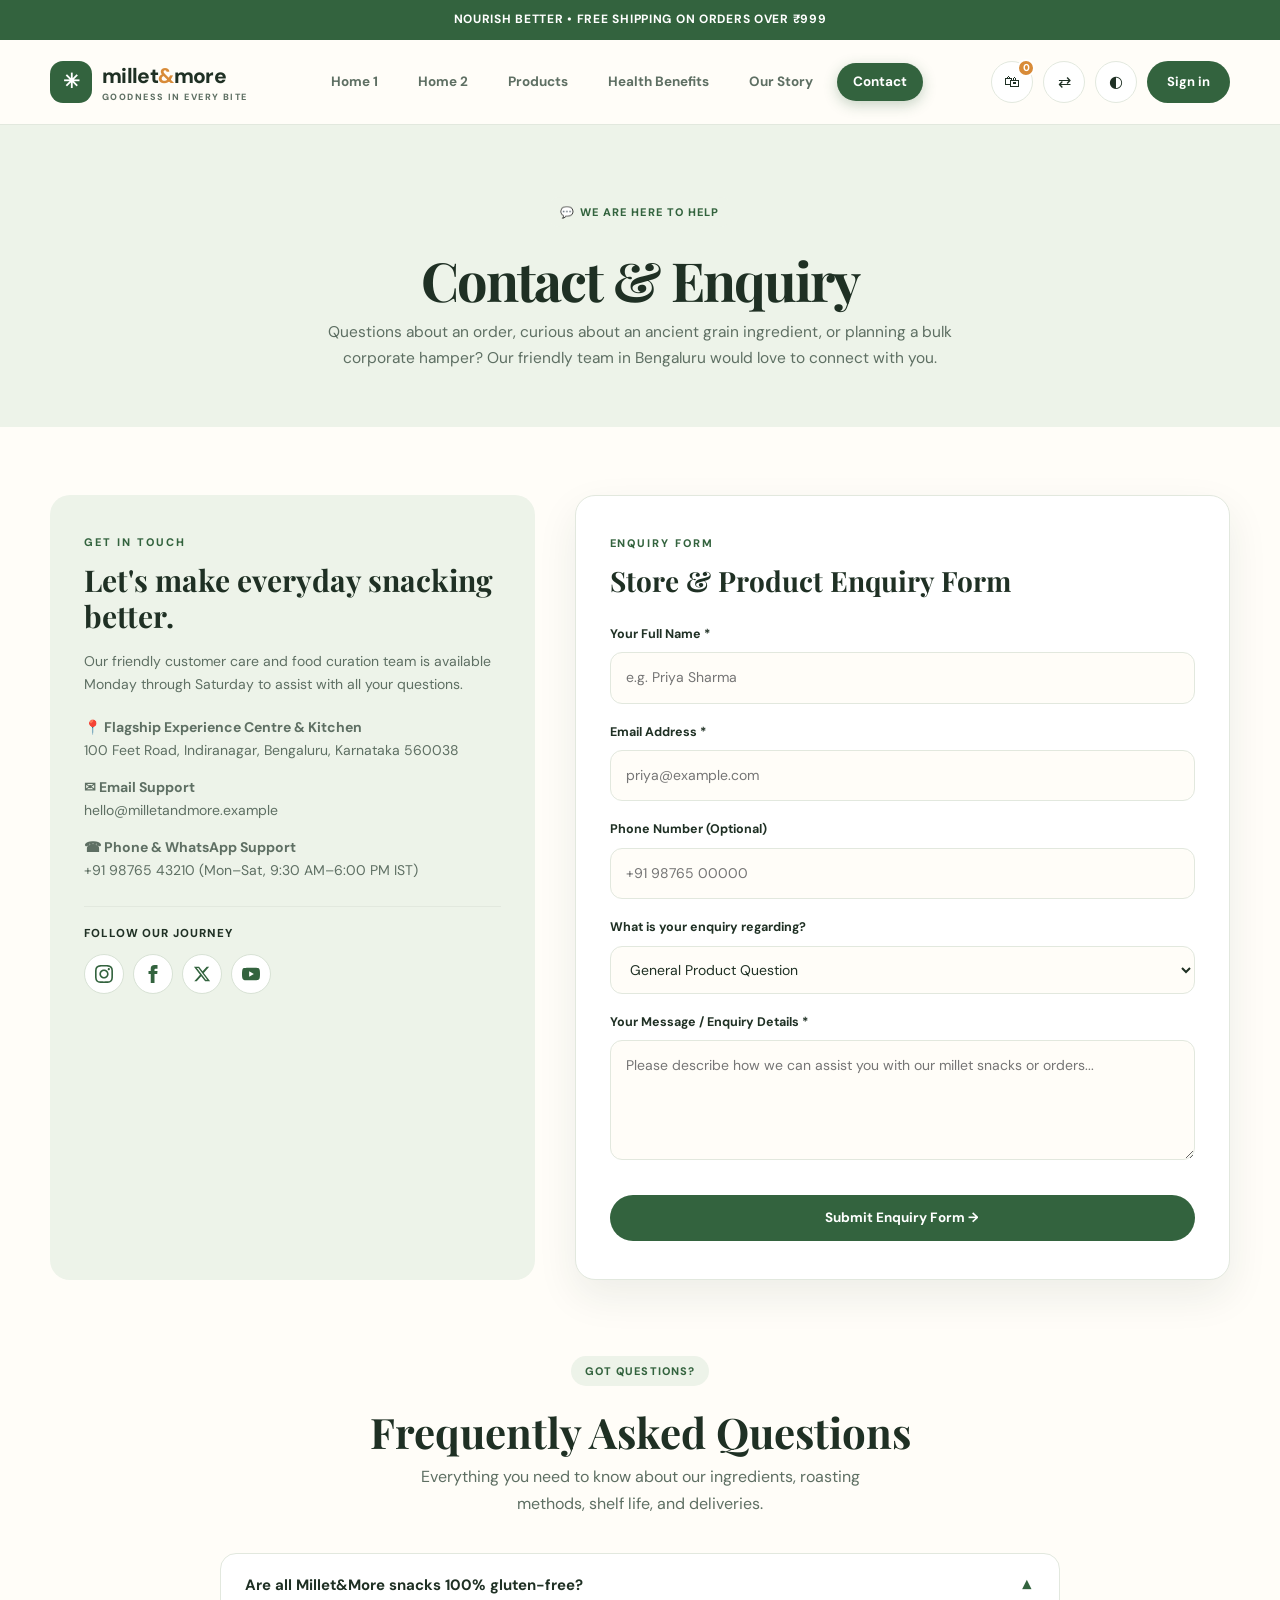
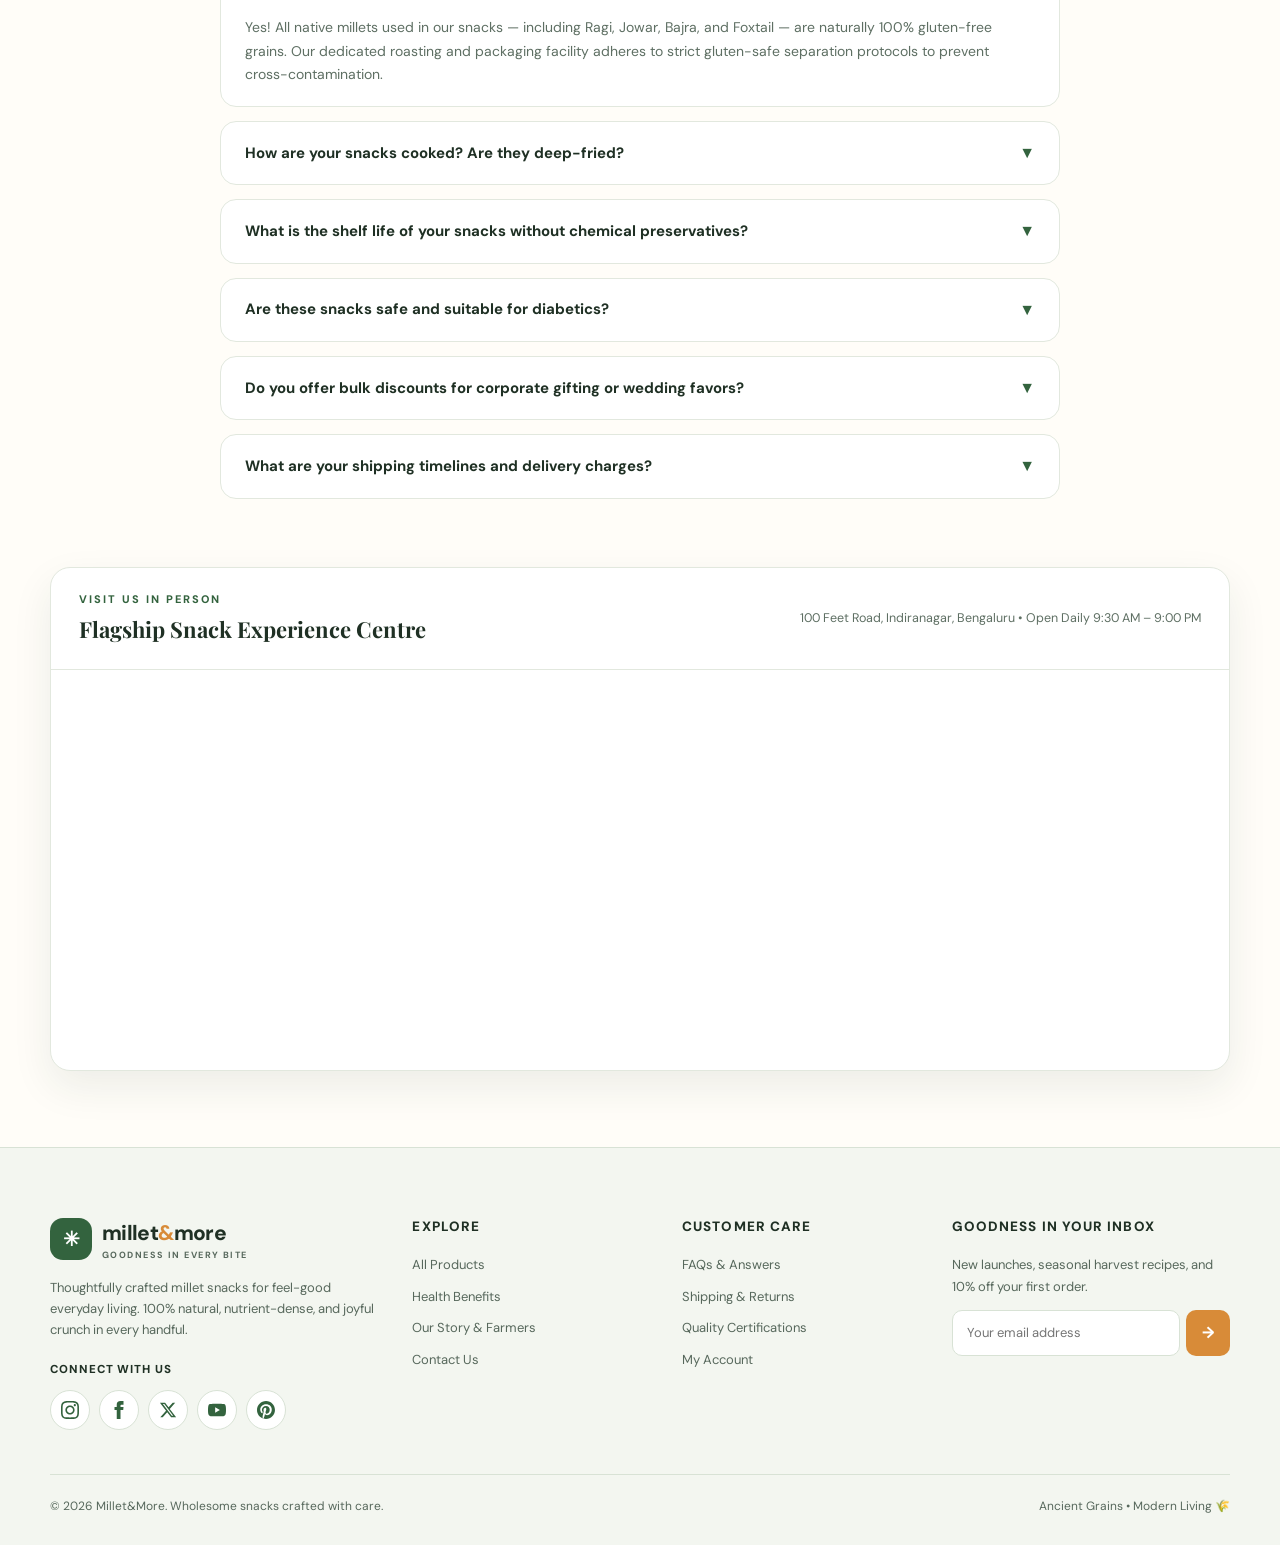
<file: contact.html>
<!doctype html>
<html lang="en">
<head>
  <meta charset="utf-8">
  <meta name="viewport" content="width=device-width, initial-scale=1">
  <meta name="description" content="Get in touch with the Millet&More team. Product enquiries, bulk orders, customer support, and frequently asked questions.">
  <title>Contact &amp; Enquiry | Millet&More</title>
  <link rel="icon" type="image/svg+xml" href="assets/images/favicon.svg">
  <link rel="alternate icon" href="assets/images/favicon.svg">
  <link rel="stylesheet" href="assets/style.css">
</head>
<body>
  <div class="topbar">NOURISH BETTER • FREE SHIPPING ON ORDERS OVER ₹999</div>

  <header class="site-header">
    <div class="container nav-wrap">
      <a class="logo" href="index.html">
        <span class="logo-mark">✳</span>
        <span>millet<span class="brand-amp">&</span>more<small>goodness in every bite</small></span>
      </a>

      <!-- Point 12: Desktop Links + Mobile Drawer with Cart, RTL, Theme, and Sign In -->
      <nav class="nav-links">
        <a class="" href="Home1.html">Home 1</a>
        <a class="" href="Home2.html">Home 2</a>
        <a class="" href="products.html">Products</a>
        <a class="" href="health-benefits.html">Health Benefits</a>
        <a class="" href="about.html">Our Story</a>
        <a class="active" href="contact.html">Contact</a>

        <div class="mobile-nav-actions">
          <div class="mobile-icons-row">
            <button class="mobile-action-pill" aria-label="Basket">
              <span>🛍 Cart</span>
              <sup data-cart-count>0</sup>
            </button>
            <button class="mobile-action-pill" data-rtl-toggle title="Toggle RTL">
              <span>⇄ RTL</span>
            </button>
            <button class="mobile-action-pill" data-theme-toggle title="Toggle theme">
              <span>◐ Theme</span>
            </button>
          </div>
          <a class="mobile-signin-btn" href="login.html">Sign In to Account →</a>
        </div>
      </nav>

      <!-- Desktop Nav Actions -->
      <div class="nav-actions">
        <button class="icon-btn" aria-label="Basket" title="Basket">🛍<sup data-cart-count>0</sup></button>
        <button class="icon-btn" data-rtl-toggle title="Toggle RTL">⇄</button>
        <button class="icon-btn" data-theme-toggle title="Toggle theme">◐</button>
        <a class="btn" href="login.html">Sign in</a>
      </div>

      <!-- Mobile Hamburger Trigger -->
      <button class="menu-btn mobile-menu-trigger" aria-label="Open menu">☰</button>
    </div>
  </header>

  <main>
    <section class="page-hero">
      <div class="container">
        <div class="eyebrow-pill">💬 We are here to help</div>
        <h1>Contact &amp; Enquiry</h1>
        <p>Questions about an order, curious about an ancient grain ingredient, or planning a bulk corporate hamper? Our friendly team in Bengaluru would love to connect with you.</p>
      </div>
    </section>

    <!-- CONTACT GRID & ENQUIRY FORM -->
    <section class="content-section">
      <div class="container">
        <div class="contact-grid">
          <!-- Left: Contact Details -->
          <div class="contact-info">
            <div class="eyebrow">Get in Touch</div>
            <h2 style="font-family:'Playfair Display';font-size:30px;line-height:1.2;margin:10px 0 16px">Let's make everyday snacking better.</h2>
            <p>Our friendly customer care and food curation team is available Monday through Saturday to assist with all your questions.</p>
            
            <p style="margin-top:20px">
              <strong>📍 Flagship Experience Centre &amp; Kitchen</strong><br>
              100 Feet Road, Indiranagar, Bengaluru, Karnataka 560038
            </p>
            <p>
              <strong>✉ Email Support</strong><br>
              hello@milletandmore.example
            </p>
            <p>
              <strong>☎ Phone &amp; WhatsApp Support</strong><br>
              +91 98765 43210 (Mon–Sat, 9:30 AM–6:00 PM IST)
            </p>

            <div style="margin-top:24px;padding-top:18px;border-top:1px solid var(--line)">
              <span class="social-label">Follow Our Journey</span>
              <div class="social-links">
                <a href="https://instagram.com" target="_blank" rel="noopener noreferrer" class="social-icon-btn" aria-label="Instagram">
                  <svg viewBox="0 0 24 24"><path d="M12 2.163c3.204 0 3.584.012 4.85.07 3.252.148 4.771 1.691 4.919 4.919.058 1.265.069 1.645.069 4.849 0 3.205-.012 3.584-.069 4.849-.149 3.225-1.664 4.771-4.919 4.919-1.266.058-1.644.07-4.85.07-3.204 0-3.584-.012-4.849-.07-3.26-.149-4.771-1.699-4.919-4.92-.058-1.265-.07-1.644-.07-4.849 0-3.204.013-3.583.07-4.849.149-3.227 1.664-4.771 4.919-4.919 1.266-.057 1.645-.069 4.849-.069zm0-2.163c-3.259 0-3.667.014-4.947.072-4.358.2-6.78 2.618-6.98 6.98-.059 1.281-.073 1.689-.073 4.948 0 3.259.014 3.668.072 4.948.2 4.358 2.618 6.78 6.98 6.98 1.281.058 1.689.072 4.948.072 3.259 0 3.668-.014 4.948-.072 4.354-.2 6.782-2.618 6.979-6.98.059-1.28.073-1.689.073-4.948 0-3.259-.014-3.667-.072-4.947-.196-4.354-2.617-6.78-6.979-6.98-1.281-.059-1.69-.073-4.949-.073zm0 5.838c-3.403 0-6.162 2.759-6.162 6.162s2.759 6.163 6.162 6.163 6.162-2.759 6.162-6.163c0-3.403-2.759-6.162-6.162-6.162zm0 10.162c-2.209 0-4-1.79-4-4 0-2.209 1.791-4 4-4s4 1.791 4 4c0 2.21-1.791 4-4 4zm6.406-11.845c-.796 0-1.441.645-1.441 1.44s.645 1.44 1.441 1.44c.795 0 1.439-.645 1.439-1.44s-.644-1.44-1.439-1.44z"/></svg>
                </a>
                <a href="https://facebook.com" target="_blank" rel="noopener noreferrer" class="social-icon-btn" aria-label="Facebook">
                  <svg viewBox="0 0 24 24"><path d="M9 8H6v4h3v12h5V12h3.642L18 8h-4V6.333C14 5.374 14.5 5 15.688 5H18V0h-3.808C10.597 0 9 1.583 9 4.615V8z"/></svg>
                </a>
                <a href="https://x.com" target="_blank" rel="noopener noreferrer" class="social-icon-btn" aria-label="X (Twitter)">
                  <svg viewBox="0 0 24 24"><path d="M18.244 2.25h3.308l-7.227 8.26 8.502 11.24H16.17l-5.214-6.817L4.99 21.75H1.68l7.73-8.835L1.254 2.25H8.08l4.713 6.231zm-1.161 17.52h1.833L7.084 4.126H5.117z"/></svg>
                </a>
                <a href="https://youtube.com" target="_blank" rel="noopener noreferrer" class="social-icon-btn" aria-label="YouTube">
                  <svg viewBox="0 0 24 24"><path d="M23.498 6.186a3.016 3.016 0 0 0-2.122-2.136C19.505 3.545 12 3.545 12 3.545s-7.505 0-9.377.505A3.017 3.017 0 0 0 .502 6.186C0 8.07 0 12 0 12s0 3.93.502 5.814a3.016 3.016 0 0 0 2.122 2.136c1.871.505 9.376.505 9.376.505s7.505 0 9.377-.505a3.015 3.015 0 0 0 2.122-2.136C24 15.93 24 12 24 12s0-3.93-.502-5.814zM9.545 15.568V8.432L15.818 12l-6.273 3.568z"/></svg>
                </a>
              </div>
            </div>
          </div>

          <!-- Right: ENQUIRY FORM -->
          <form class="form-card" data-demo data-success="Thank you for your enquiry! Our team will respond within 24 hours.">
            <div class="eyebrow">Enquiry Form</div>
            <h2 style="font-family:'Playfair Display';font-size:28px;margin:5px 0 20px">Store &amp; Product Enquiry Form</h2>
            
            <div class="field">
              <label>Your Full Name *</label>
              <input required placeholder="e.g. Priya Sharma">
            </div>

            <div class="field">
              <label>Email Address *</label>
              <input type="email" required placeholder="priya@example.com">
            </div>

            <div class="field">
              <label>Phone Number (Optional)</label>
              <input type="tel" placeholder="+91 98765 00000">
            </div>

            <div class="field">
              <label>What is your enquiry regarding?</label>
              <select>
                <option>General Product Question</option>
                <option>Corporate / Bulk Gifting Hamper</option>
                <option>Retail &amp; Distribution Partnership</option>
                <option>Order Status &amp; Shipping Support</option>
                <option>Other Enquiries</option>
              </select>
            </div>

            <div class="field">
              <label>Your Message / Enquiry Details *</label>
              <textarea required placeholder="Please describe how we can assist you with our millet snacks or orders..."></textarea>
            </div>

            <button class="btn" type="submit" style="width:100%;margin-top:8px">Submit Enquiry Form →</button>
          </form>
        </div>

        <!-- FREQUENTLY ASKED QUESTIONS -->
        <div id="faq" style="margin-top:76px">
          <div class="section-head" style="text-align:center;display:block;margin-bottom:20px">
            <div class="eyebrow-pill">Got Questions?</div>
            <h2>Frequently Asked Questions</h2>
            <p style="margin:auto">Everything you need to know about our ingredients, roasting methods, shelf life, and deliveries.</p>
          </div>

          <div class="faq-wrap">
            <div class="faq-item open">
              <button class="faq-question">
                <span>Are all Millet&amp;More snacks 100% gluten-free?</span>
                <span class="faq-chevron">▼</span>
              </button>
              <div class="faq-answer">
                Yes! All native millets used in our snacks — including Ragi, Jowar, Bajra, and Foxtail — are naturally 100% gluten-free grains. Our dedicated roasting and packaging facility adheres to strict gluten-safe separation protocols to prevent cross-contamination.
              </div>
            </div>

            <div class="faq-item">
              <button class="faq-question">
                <span>How are your snacks cooked? Are they deep-fried?</span>
                <span class="faq-chevron">▼</span>
              </button>
              <div class="faq-answer">
                Never deep-fried! We use advanced solar-assisted hot air convection popping and gentle drum roasting. We lightly mist our snacks with cold-pressed virgin groundnut or sesame oil just to help our natural spices adhere, keeping fat content remarkably low.
              </div>
            </div>

            <div class="faq-item">
              <button class="faq-question">
                <span>What is the shelf life of your snacks without chemical preservatives?</span>
                <span class="faq-chevron">▼</span>
              </button>
              <div class="faq-answer">
                Our snacks enjoy a natural shelf life of <strong>6 months</strong> from the date of manufacture. We achieve this freshness purely through nitrogen-flushed, multi-layer oxygen-barrier packaging without using any artificial preservatives like BHA, BHT, or benzoates.
              </div>
            </div>

            <div class="faq-item">
              <button class="faq-question">
                <span>Are these snacks safe and suitable for diabetics?</span>
                <span class="faq-chevron">▼</span>
              </button>
              <div class="faq-answer">
                Yes, absolutely. Millets possess a low glycemic index (GI: 50–55) and high levels of dietary fiber, meaning carbohydrates are released slowly into the bloodstream. Many endocrinologists and clinical nutritionists recommend our Jowar and Foxtail varieties for blood sugar balance.
              </div>
            </div>

            <div class="faq-item">
              <button class="faq-question">
                <span>Do you offer bulk discounts for corporate gifting or wedding favors?</span>
                <span class="faq-chevron">▼</span>
              </button>
              <div class="faq-answer">
                Yes! We offer customized gift hampers with custom branding sleeves, greeting cards, and bespoke assortments for corporate wellness programs, festive occasions, and events. Simply fill out our Enquiry Form above selecting "Corporate / Bulk Gifting Hamper".
              </div>
            </div>

            <div class="faq-item">
              <button class="faq-question">
                <span>What are your shipping timelines and delivery charges?</span>
                <span class="faq-chevron">▼</span>
              </button>
              <div class="faq-answer">
                We offer <strong>Free Shipping across India</strong> on all orders above ₹999. Orders are dispatched within 24 hours of confirmation and typically reach metro cities in 2–3 business days (3–5 business days for other regional pin codes).
              </div>
            </div>
          </div>
        </div>
      </div>
    </section>

    <!-- Point 7: DEDICATED, PROPERLY PLACED MAP SECTION -->
    <section class="section" style="padding-top:0">
      <div class="container">
        <div class="map-card">
          <div class="map-header">
            <div>
              <div class="eyebrow">Visit Us in Person</div>
              <h3 style="font-family:'Playfair Display';font-size:22px;margin:3px 0 0">Flagship Snack Experience Centre</h3>
            </div>
            <div style="font-size:12.5px;color:var(--muted)">100 Feet Road, Indiranagar, Bengaluru • Open Daily 9:30 AM – 9:00 PM</div>
          </div>
          <iframe title="Millet&More Indiranagar Store Location" src="https://www.google.com/maps/embed?pb=!1m18!1m12!1m3!1d3887.985558902078!2d77.63842187588325!3d12.972775614856006!2m3!1f0!2f0!3f0!3m2!1i1024!2i768!4f13.1!3m3!1m2!1s0x3bae16a77519a799%3A0xe897ecf265ec793!2sIndiranagar%2C%20Bengaluru%2C%20Karnataka!5e0!3m2!1sen!2sin!4v1700000000000!5m2!1sen!2sin" loading="lazy" referrerpolicy="no-referrer-when-downgrade"></iframe>
        </div>
      </div>
    </section>
  </main>

  <!-- Point 1: FOOTER (Identical brand logo & fixed hover icon visibility) -->
  <footer class="site-footer">
    <div class="container">
      <div class="footer-grid">
        <div>
          <a class="logo" href="index.html">
            <span class="logo-mark">✳</span>
            <span>millet<span class="brand-amp">&</span>more<small>goodness in every bite</small></span>
          </a>
          <p style="margin-top:14px">Thoughtfully crafted millet snacks for feel-good everyday living. 100% natural, nutrient-dense, and joyful crunch in every handful.</p>
          <div class="footer-social-wrap">
            <span class="social-label">Connect with Us</span>
            <div class="social-links">
              <a href="https://instagram.com" target="_blank" rel="noopener noreferrer" class="social-icon-btn" aria-label="Instagram">
                <svg viewBox="0 0 24 24"><path d="M12 2.163c3.204 0 3.584.012 4.85.07 3.252.148 4.771 1.691 4.919 4.919.058 1.265.069 1.645.069 4.849 0 3.205-.012 3.584-.069 4.849-.149 3.225-1.664 4.771-4.919 4.919-1.266.058-1.644.07-4.85.07-3.204 0-3.584-.012-4.849-.07-3.26-.149-4.771-1.699-4.919-4.92-.058-1.265-.07-1.644-.07-4.849 0-3.204.013-3.583.07-4.849.149-3.227 1.664-4.771 4.919-4.919 1.266-.057 1.645-.069 4.849-.069zm0-2.163c-3.259 0-3.667.014-4.947.072-4.358.2-6.78 2.618-6.98 6.98-.059 1.281-.073 1.689-.073 4.948 0 3.259.014 3.668.072 4.948.2 4.358 2.618 6.78 6.98 6.98 1.281.058 1.689.072 4.948.072 3.259 0 3.668-.014 4.948-.072 4.354-.2 6.782-2.618 6.979-6.98.059-1.28.073-1.689.073-4.948 0-3.259-.014-3.667-.072-4.947-.196-4.354-2.617-6.78-6.979-6.98-1.281-.059-1.69-.073-4.949-.073zm0 5.838c-3.403 0-6.162 2.759-6.162 6.162s2.759 6.163 6.162 6.163 6.162-2.759 6.162-6.163c0-3.403-2.759-6.162-6.162-6.162zm0 10.162c-2.209 0-4-1.79-4-4 0-2.209 1.791-4 4-4s4 1.791 4 4c0 2.21-1.791 4-4 4zm6.406-11.845c-.796 0-1.441.645-1.441 1.44s.645 1.44 1.441 1.44c.795 0 1.439-.645 1.439-1.44s-.644-1.44-1.439-1.44z"/></svg>
              </a>
              <a href="https://facebook.com" target="_blank" rel="noopener noreferrer" class="social-icon-btn" aria-label="Facebook">
                <svg viewBox="0 0 24 24"><path d="M9 8H6v4h3v12h5V12h3.642L18 8h-4V6.333C14 5.374 14.5 5 15.688 5H18V0h-3.808C10.597 0 9 1.583 9 4.615V8z"/></svg>
              </a>
              <a href="https://x.com" target="_blank" rel="noopener noreferrer" class="social-icon-btn" aria-label="X (Twitter)">
                <svg viewBox="0 0 24 24"><path d="M18.244 2.25h3.308l-7.227 8.26 8.502 11.24H16.17l-5.214-6.817L4.99 21.75H1.68l7.73-8.835L1.254 2.25H8.08l4.713 6.231zm-1.161 17.52h1.833L7.084 4.126H5.117z"/></svg>
              </a>
              <a href="https://youtube.com" target="_blank" rel="noopener noreferrer" class="social-icon-btn" aria-label="YouTube">
                <svg viewBox="0 0 24 24"><path d="M23.498 6.186a3.016 3.016 0 0 0-2.122-2.136C19.505 3.545 12 3.545 12 3.545s-7.505 0-9.377.505A3.017 3.017 0 0 0 .502 6.186C0 8.07 0 12 0 12s0 3.93.502 5.814a3.016 3.016 0 0 0 2.122 2.136c1.871.505 9.376.505 9.376.505s7.505 0 9.377-.505a3.015 3.015 0 0 0 2.122-2.136C24 15.93 24 12 24 12s0-3.93-.502-5.814zM9.545 15.568V8.432L15.818 12l-6.273 3.568z"/></svg>
              </a>
              <a href="https://pinterest.com" target="_blank" rel="noopener noreferrer" class="social-icon-btn" aria-label="Pinterest">
                <svg viewBox="0 0 24 24"><path d="M12 0C5.373 0 0 5.372 0 12c0 5.084 3.163 9.426 7.627 11.174-.105-.949-.2-2.405.042-3.441.218-.937 1.407-5.965 1.407-5.965s-.359-.719-.359-1.782c0-1.668.967-2.914 2.171-2.914 1.023 0 1.518.769 1.518 1.69 0 1.029-.655 2.568-.994 3.995-.283 1.194.599 2.169 1.777 2.169 2.133 0 3.772-2.249 3.772-5.495 0-2.873-2.064-4.882-5.012-4.882-3.414 0-5.418 2.561-5.418 5.207 0 1.031.397 2.138.893 2.738.098.119.112.224.083.345-.09.375-.291 1.199-.332 1.357-.053.224-.174.271-.401.165-1.495-.69-2.433-2.878-2.433-4.646 0-3.776 2.748-7.252 7.92-7.252 4.158 0 7.392 2.967 7.392 6.923 0 4.135-2.607 7.462-6.233 7.462-1.214 0-2.354-.629-2.758-1.379l-.749 2.848c-.269 1.045-1.004 2.352-1.498 3.146 1.123.345 2.306.535 3.55.535 6.627 0 12-5.373 12-12 0-6.628-5.373-12-12-12z"/></svg>
              </a>
            </div>
          </div>
        </div>
        <div>
          <h4>Explore</h4>
          <div class="footer-links">
            <a href="products.html">All Products</a>
            <a href="health-benefits.html">Health Benefits</a>
            <a href="about.html">Our Story &amp; Farmers</a>
            <a href="contact.html">Contact Us</a>
          </div>
        </div>
        <div>
          <h4>Customer Care</h4>
          <div class="footer-links">
            <a href="contact.html#faq">FAQs &amp; Answers</a>
            <a href="contact.html">Shipping &amp; Returns</a>
            <a href="about.html">Quality Certifications</a>
            <a href="login.html">My Account</a>
          </div>
        </div>
        <div>
          <h4>Goodness in Your Inbox</h4>
          <p>New launches, seasonal harvest recipes, and 10% off your first order.</p>
          <form class="newsletter" data-demo data-success="Welcome to the Millet&More family!">
            <input type="email" placeholder="Your email address" required>
            <button type="submit" aria-label="Subscribe">→</button>
          </form>
        </div>
      </div>
      <div class="copyright">
        <span>© 2026 Millet&More. Wholesome snacks crafted with care.</span>
        <span>Ancient Grains • Modern Living 🌾</span>
      </div>
    </div>
  </footer>

  <button id="backToTop" class="back-to-top" aria-label="Back to top" title="Back to top">↑</button>
  <div class="toast"></div>
  <script src="assets/app.js"></script>
</body>
</html>
</file>
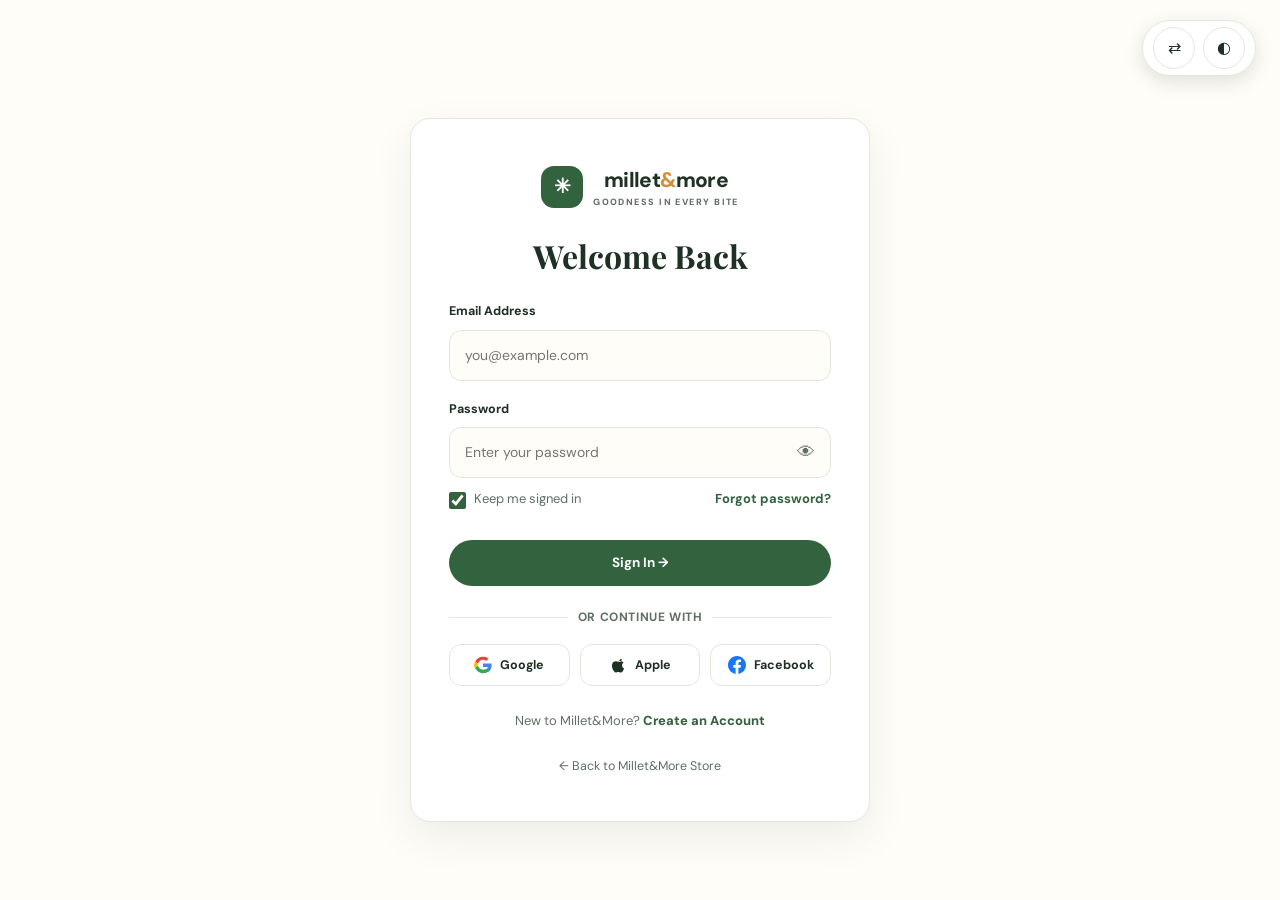
<file: login.html>
<!doctype html>
<html lang="en">
<head>
  <meta charset="utf-8">
  <meta name="viewport" content="width=device-width, initial-scale=1">
  <title>Welcome Back | Millet&More Account Sign In</title>
  <link rel="icon" type="image/svg+xml" href="assets/images/favicon.svg">
  <link rel="alternate icon" href="assets/images/favicon.svg">
  <link rel="stylesheet" href="assets/style.css">
</head>
<body>
  <!-- Point 16: Keep Theme & RTL buttons outside the card on all screens -->
  <div class="auth-top-actions">
    <button class="icon-btn" data-rtl-toggle title="Toggle RTL">⇄</button>
    <button class="icon-btn" data-theme-toggle title="Toggle theme">◐</button>
  </div>

  <main class="auth-page">
    <div class="auth-box">
      <!-- Point 9: Brand name aligned in center -->
      <a class="logo auth-logo" href="index.html">
        <span class="logo-mark">✳</span>
        <span>millet<span class="brand-amp">&</span>more<small>goodness in every bite</small></span>
      </a>

      <!-- Point 8: Clean heading without extra text -->
      <h1>Welcome Back</h1>

      <form data-demo data-success="Sign in successful! Redirecting to your dashboard...">
        <div class="field">
          <label for="loginEmail">Email Address</label>
          <input id="loginEmail" type="email" required placeholder="you@example.com">
        </div>

        <!-- Password field with eye toggle -->
        <div class="field" style="margin-bottom:8px">
          <label for="loginPassword">Password</label>
          <div class="password-wrap">
            <input id="loginPassword" type="password" required minlength="6" placeholder="Enter your password">
            <button type="button" class="eye-toggle-btn" data-eye-toggle aria-label="Toggle password visibility">👁</button>
          </div>
        </div>

        <!-- Issue 5 & 10: Cleanly aligned helper row directly below password tab box -->
        <div class="auth-helper-row">
          <label class="form-check" style="margin:0">
            <input type="checkbox" checked>
            <span>Keep me signed in</span>
          </label>
          <a href="#" class="forgot-link">Forgot password?</a>
        </div>

        <button class="btn" type="submit">Sign In →</button>
      </form>

      <!-- Social login buttons -->
      <div class="social-auth-title">Or continue with</div>
      <div class="social-auth-grid">
        <button type="button" class="social-auth-btn" onclick="toast('Connecting with Google...')">
          <svg viewBox="0 0 24 24"><path fill="#EA4335" d="M12 5c1.6 0 3 .6 4.1 1.6l3.1-3.1C17.3 1.8 14.8 1 12 1 7.4 1 3.5 3.6 1.6 7.4l3.7 2.9C6.2 7.3 8.8 5 12 5z"/><path fill="#4285F4" d="M23.5 12.3c0-.8-.1-1.7-.2-2.3H12v4.5h6.5c-.3 1.5-1.1 2.8-2.4 3.7l3.7 2.9c2.2-2 3.7-5.1 3.7-8.8z"/><path fill="#FBBC05" d="M5.3 14.7c-.2-.7-.4-1.5-.4-2.3 0-.8.2-1.6.4-2.3L1.6 7.2C.6 9.2 0 10.5 0 12s.6 2.8 1.6 4.8l3.7-2.1z"/><path fill="#34A853" d="M12 23c3.2 0 6-1.1 8-3l-3.7-2.9c-1.1.7-2.5 1.2-4.3 1.2-3.2 0-5.8-2.2-6.7-5.2L1.6 16c1.9 3.8 5.8 7 10.4 7z"/></svg>
          Google
        </button>
        <button type="button" class="social-auth-btn" onclick="toast('Connecting with Apple...')">
          <svg viewBox="0 0 24 24"><path fill="currentColor" d="M18.71 19.5c-.83 1.24-1.71 2.45-3.05 2.47-1.34.03-1.77-.79-3.29-.79-1.53 0-2 .77-3.27.82-1.31.05-2.3-1.32-3.14-2.53C4.25 17 2.94 12.45 4.7 9.39c.87-1.52 2.43-2.48 4.12-2.51 1.28-.02 2.5.87 3.29.87.78 0 2.26-1.07 3.81-.91.65.03 2.47.26 3.64 1.98-.09.06-2.17 1.28-2.15 3.81.03 3.02 2.65 4.03 2.68 4.04-.03.07-.42 1.44-1.38 2.83M15.97 6.84c.66-.82 1.11-1.96.99-3.1-.95.04-2.11.64-2.79 1.44-.6.69-1.12 1.83-1 2.94 1.07.08 2.15-.47 2.8-1.28z"/></svg>
          Apple
        </button>
        <button type="button" class="social-auth-btn" onclick="toast('Connecting with Facebook...')">
          <svg viewBox="0 0 24 24"><path fill="#1877F2" d="M24 12.073c0-6.627-5.373-12-12-12s-12 5.373-12 12c0 5.99 4.388 10.954 10.125 11.854v-8.385H7.078v-3.47h3.047V9.43c0-3.007 1.792-4.669 4.533-4.669 1.312 0 2.686.235 2.686.235v2.953H15.83c-1.491 0-1.956.925-1.956 1.874v2.25h3.328l-.532 3.47h-2.796v8.385C19.612 23.027 24 18.062 24 12.073z"/></svg>
          Facebook
        </button>
      </div>

      <div class="auth-bottom">New to Millet&amp;More? <a href="register.html">Create an Account</a></div>
      <a class="back-home" href="index.html">← Back to Millet&amp;More Store</a>
    </div>
  </main>

  <div class="toast"></div>
  <script src="assets/app.js"></script>
</body>
</html>
</file>
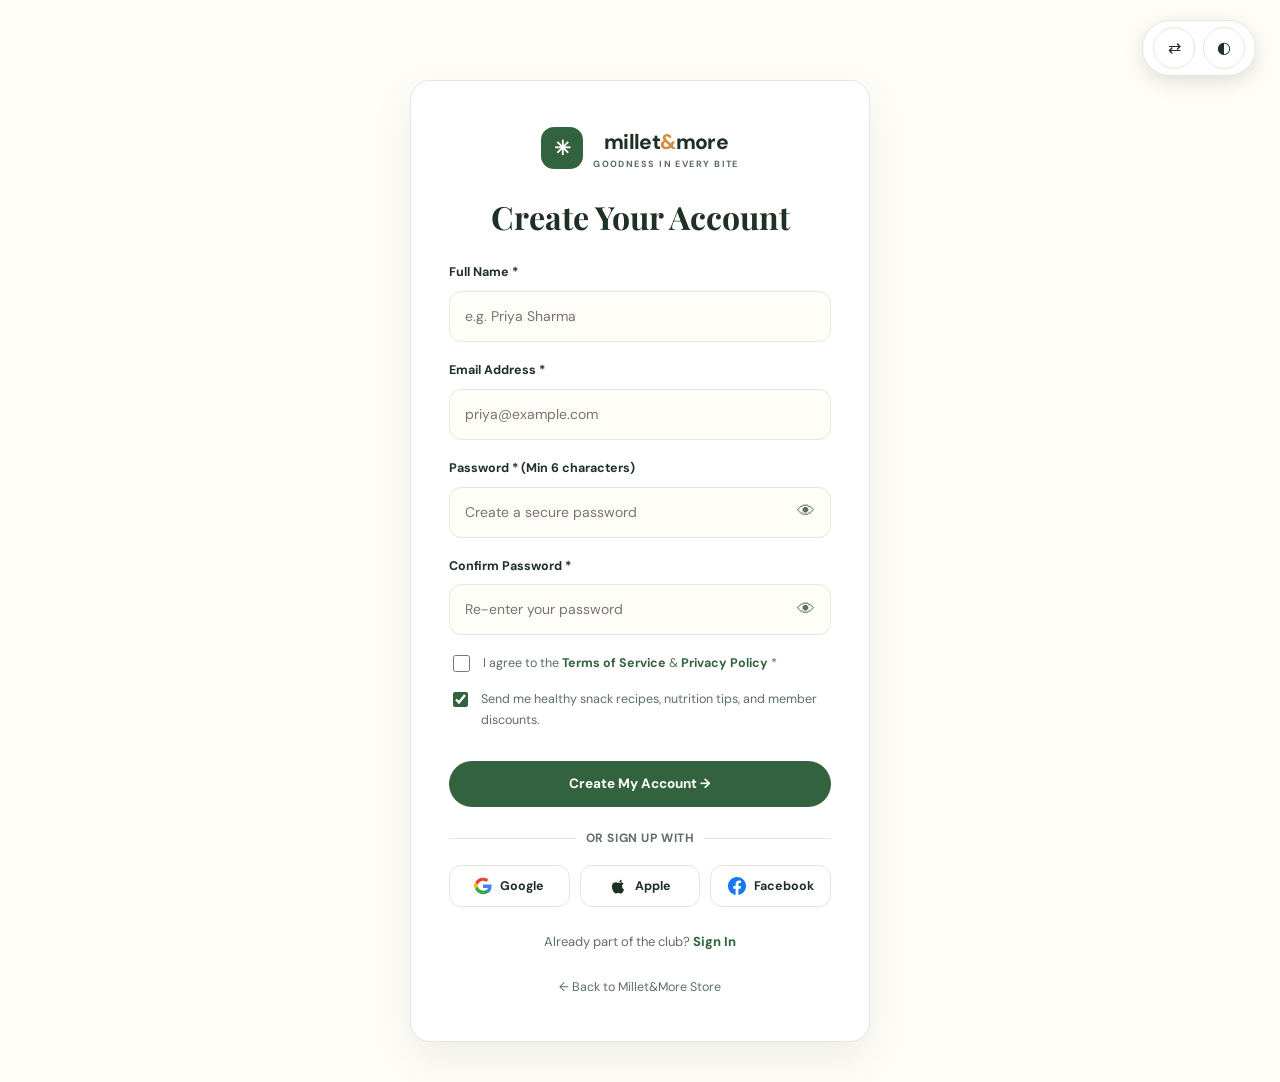
<file: register.html>
<!doctype html>
<html lang="en">
<head>
  <meta charset="utf-8">
  <meta name="viewport" content="width=device-width, initial-scale=1">
  <title>Create Your Account | Millet&More Good-Snack Club</title>
  <link rel="icon" type="image/svg+xml" href="assets/images/favicon.svg">
  <link rel="alternate icon" href="assets/images/favicon.svg">
  <link rel="stylesheet" href="assets/style.css">
</head>
<body>
  <!-- Point 16: Keep Theme & RTL buttons outside the card on all screens -->
  <div class="auth-top-actions">
    <button class="icon-btn" data-rtl-toggle title="Toggle RTL">⇄</button>
    <button class="icon-btn" data-theme-toggle title="Toggle theme">◐</button>
  </div>

  <main class="auth-page">
    <div class="auth-box">
      <!-- Point 9: Brand name aligned in center -->
      <a class="logo auth-logo" href="index.html">
        <span class="logo-mark">✳</span>
        <span>millet<span class="brand-amp">&</span>more<small>goodness in every bite</small></span>
      </a>

      <!-- Point 8: Clean heading without extra paragraph text -->
      <h1>Create Your Account</h1>

      <form data-demo data-success="Welcome to Millet&More! Your account has been created.">
        <div class="field">
          <label for="regName">Full Name *</label>
          <input id="regName" required placeholder="e.g. Priya Sharma">
        </div>

        <div class="field">
          <label for="regEmail">Email Address *</label>
          <input id="regEmail" type="email" required placeholder="priya@example.com">
        </div>

        <!-- Password field with eye toggle -->
        <div class="field">
          <label for="regPassword">Password * (Min 6 characters)</label>
          <div class="password-wrap">
            <input id="regPassword" type="password" required minlength="6" placeholder="Create a secure password">
            <button type="button" class="eye-toggle-btn" data-eye-toggle aria-label="Toggle password visibility">👁</button>
          </div>
        </div>

        <!-- Point 11: CONFIRM PASSWORD TAB BOX WITH EYE TOGGLE -->
        <div class="field">
          <label for="regConfirmPassword">Confirm Password *</label>
          <div class="password-wrap">
            <input id="regConfirmPassword" type="password" required minlength="6" placeholder="Re-enter your password">
            <button type="button" class="eye-toggle-btn" data-eye-toggle aria-label="Toggle confirm password visibility">👁</button>
          </div>
        </div>

        <!-- Checkboxes with validation -->
        <label class="form-check">
          <input type="checkbox" required>
          <span>I agree to the <a href="#" style="color:var(--brand);font-weight:700">Terms of Service</a> &amp; <a href="#" style="color:var(--brand);font-weight:700">Privacy Policy</a> *</span>
        </label>

        <label class="form-check" style="margin-top:-8px">
          <input type="checkbox" checked>
          <span>Send me healthy snack recipes, nutrition tips, and member discounts.</span>
        </label>

        <button class="btn" type="submit">Create My Account →</button>
      </form>

      <!-- Social sign up buttons -->
      <div class="social-auth-title">Or sign up with</div>
      <div class="social-auth-grid">
        <button type="button" class="social-auth-btn" onclick="toast('Connecting with Google...')">
          <svg viewBox="0 0 24 24"><path fill="#EA4335" d="M12 5c1.6 0 3 .6 4.1 1.6l3.1-3.1C17.3 1.8 14.8 1 12 1 7.4 1 3.5 3.6 1.6 7.4l3.7 2.9C6.2 7.3 8.8 5 12 5z"/><path fill="#4285F4" d="M23.5 12.3c0-.8-.1-1.7-.2-2.3H12v4.5h6.5c-.3 1.5-1.1 2.8-2.4 3.7l3.7 2.9c2.2-2 3.7-5.1 3.7-8.8z"/><path fill="#FBBC05" d="M5.3 14.7c-.2-.7-.4-1.5-.4-2.3 0-.8.2-1.6.4-2.3L1.6 7.2C.6 9.2 0 10.5 0 12s.6 2.8 1.6 4.8l3.7-2.1z"/><path fill="#34A853" d="M12 23c3.2 0 6-1.1 8-3l-3.7-2.9c-1.1.7-2.5 1.2-4.3 1.2-3.2 0-5.8-2.2-6.7-5.2L1.6 16c1.9 3.8 5.8 7 10.4 7z"/></svg>
          Google
        </button>
        <button type="button" class="social-auth-btn" onclick="toast('Connecting with Apple...')">
          <svg viewBox="0 0 24 24"><path fill="currentColor" d="M18.71 19.5c-.83 1.24-1.71 2.45-3.05 2.47-1.34.03-1.77-.79-3.29-.79-1.53 0-2 .77-3.27.82-1.31.05-2.3-1.32-3.14-2.53C4.25 17 2.94 12.45 4.7 9.39c.87-1.52 2.43-2.48 4.12-2.51 1.28-.02 2.5.87 3.29.87.78 0 2.26-1.07 3.81-.91.65.03 2.47.26 3.64 1.98-.09.06-2.17 1.28-2.15 3.81.03 3.02 2.65 4.03 2.68 4.04-.03.07-.42 1.44-1.38 2.83M15.97 6.84c.66-.82 1.11-1.96.99-3.1-.95.04-2.11.64-2.79 1.44-.6.69-1.12 1.83-1 2.94 1.07.08 2.15-.47 2.8-1.28z"/></svg>
          Apple
        </button>
        <button type="button" class="social-auth-btn" onclick="toast('Connecting with Facebook...')">
          <svg viewBox="0 0 24 24"><path fill="#1877F2" d="M24 12.073c0-6.627-5.373-12-12-12s-12 5.373-12 12c0 5.99 4.388 10.954 10.125 11.854v-8.385H7.078v-3.47h3.047V9.43c0-3.007 1.792-4.669 4.533-4.669 1.312 0 2.686.235 2.686.235v2.953H15.83c-1.491 0-1.956.925-1.956 1.874v2.25h3.328l-.532 3.47h-2.796v8.385C19.612 23.027 24 18.062 24 12.073z"/></svg>
          Facebook
        </button>
      </div>

      <div class="auth-bottom">Already part of the club? <a href="login.html">Sign In</a></div>
      <a class="back-home" href="index.html">← Back to Millet&amp;More Store</a>
    </div>
  </main>

  <div class="toast"></div>
  <script src="assets/app.js"></script>
</body>
</html>
</file>
<file: assets/style.css>
@import url('https://fonts.googleapis.com/css2?family=DM+Sans:ital,wght@0,400;0,500;0,600;0,700;0,800;1,400&family=Playfair+Display:ital,wght@0,600;0,700;0,800;1,600;1,700&display=swap');

:root {
  --bg: #fffdf8;
  --surface: #ffffff;
  --ink: #1f3024;
  --muted: #5e6f63;
  --brand: #33633e;
  --brand-light: #e5f0e3;
  --brand2: #d88b38;
  --soft: #edf3e9;
  --line: #e2e8de;
  --shadow: 0 16px 40px rgba(31, 48, 36, 0.08);
  --radius: 20px;
  
  /* Footer light theme - clean light natural organic tone */
  --footer-bg: #f3f6f0;
  --footer-ink: #1f3024;
  --footer-muted: #57685c;
  --footer-line: #d8e2d5;
}

[data-theme="dark"] {
  --bg: #141f17;
  --surface: #1e2c22;
  --ink: #f2f6f0;
  --muted: #a6b7a9;
  --brand: #9fd49b; /* Light green accent in dark theme */
  --brand-light: #26382b;
  --brand2: #f2ba70;
  --soft: #233428;
  --line: #334638;
  --shadow: 0 18px 45px rgba(0, 0, 0, 0.35);

  /* Footer dark theme */
  --footer-bg: #0f1812;
  --footer-ink: #f0f5ee;
  --footer-muted: #95a898;
  --footer-line: #223326;
}

/* ==========================================================================
   RESET & BASE STYLES
   ========================================================================== */
* {
  box-sizing: border-box;
}

html {
  scroll-behavior: smooth;
}

body {
  margin: 0;
  background: var(--bg);
  color: var(--ink);
  font-family: 'DM Sans', sans-serif;
  line-height: 1.65;
  transition: background .2s ease, color .2s ease;
  overflow-x: hidden;
}

a {
  color: inherit;
  text-decoration: none;
}

img {
  max-width: 100%;
  display: block;
}

button, input, textarea, select {
  font: inherit;
}

.container {
  width: min(1180px, calc(100% - 48px));
  margin: auto;
}

.topbar {
  background: var(--brand);
  color: #ffffff;
  text-align: center;
  padding: 10px 16px;
  font-size: 12px;
  font-weight: 700;
  letter-spacing: .06em;
}

[data-theme="dark"] .topbar {
  background: var(--brand);
  color: #0c180e !important;
}

/* ==========================================================================
   HEADER & NAVBAR
   ========================================================================== */
.site-header {
  position: sticky;
  top: 0;
  z-index: 100;
  background: color-mix(in srgb, var(--bg) 95%, transparent);
  backdrop-filter: blur(14px);
  -webkit-backdrop-filter: blur(14px);
  border-bottom: 1px solid var(--line);
}

.nav-wrap {
  min-height: 84px;
  display: flex;
  align-items: center;
  justify-content: space-between;
  gap: 16px;
}

.logo {
  display: inline-flex;
  align-items: center;
  gap: 10px;
  font-weight: 800;
  font-size: 21px;
  letter-spacing: -.03em;
  flex-shrink: 0;
}

.logo-mark {
  width: 42px;
  height: 42px;
  border-radius: 13px;
  background: var(--brand);
  color: white;
  display: grid;
  place-items: center;
  font-size: 20px;
  flex-shrink: 0;
}

[data-theme="dark"] .logo-mark {
  color: #0c180e;
}

.logo small {
  display: block;
  color: var(--muted);
  font-size: 9px;
  letter-spacing: .16em;
  text-transform: uppercase;
  margin-top: -3px;
}

.brand-amp {
  color: var(--brand2);
}

/* Nav links desktop */
.nav-links {
  display: flex;
  align-items: center;
  gap: 8px;
  font-size: 13.5px;
  font-weight: 700;
}

.nav-links a {
  color: var(--muted);
  padding: 8px 16px;
  border-radius: 999px;
  transition: all .2s ease;
  white-space: nowrap;
}

.nav-links a:hover {
  color: var(--brand);
  background: var(--soft);
}

.nav-links a.active {
  color: #ffffff !important;
  background: var(--brand) !important;
  box-shadow: 0 4px 14px rgba(51, 99, 62, 0.28);
}

[data-theme="dark"] .nav-links a.active {
  color: #08120a !important;
  background: var(--brand) !important;
  box-shadow: 0 4px 16px rgba(0, 0, 0, 0.4);
}

/* Nav actions on desktop */
.nav-actions {
  display: flex;
  align-items: center;
  gap: 10px;
  flex-shrink: 0;
}

.icon-btn, .menu-btn {
  border: 1px solid var(--line);
  background: var(--surface);
  color: var(--ink);
  width: 42px;
  height: 42px;
  min-width: 42px;
  min-height: 42px;
  border-radius: 50%;
  cursor: pointer;
  display: inline-flex;
  align-items: center;
  justify-content: center;
  box-sizing: border-box;
  padding: 0;
  font-size: 16px;
  position: relative;
  transition: all .2s ease;
}

.icon-btn:hover, .menu-btn:hover {
  background: var(--soft);
  transform: translateY(-2px);
}

.icon-btn sup {
  position: absolute;
  top: -3px;
  right: -3px;
  background: var(--brand2);
  color: #fff;
  font-size: 10px;
  font-weight: 800;
  width: 18px;
  height: 18px;
  border-radius: 50%;
  display: flex;
  align-items: center;
  justify-content: center;
  border: 2px solid var(--surface);
}

.nav-actions .btn {
  height: 42px;
  min-height: 42px;
  box-sizing: border-box;
  padding: 0 20px;
  border-radius: 999px;
  font-size: 13px;
  font-weight: 700;
  display: inline-flex;
  align-items: center;
  justify-content: center;
}

.menu-btn {
  display: none;
}

/* Mobile drawer controls (inside hamburger menu) */
.mobile-nav-actions {
  display: none; /* Only visible in mobile drawer */
}

/* ==========================================================================
   BUTTONS & COMMON UI
   ========================================================================== */
.btn {
  border: 0;
  background: var(--brand);
  color: #ffffff;
  padding: 12px 24px;
  border-radius: 999px;
  font-weight: 700;
  font-size: 13.5px;
  display: inline-flex;
  align-items: center;
  justify-content: center;
  gap: 8px;
  cursor: pointer;
  transition: transform .2s ease, filter .2s ease, box-shadow .2s ease;
  text-decoration: none;
  text-align: center;
}

.btn:hover {
  transform: translateY(-2px);
  filter: brightness(1.08);
}

.btn.secondary {
  background: var(--soft);
  color: var(--brand);
}

.btn.outline {
  background: transparent;
  border: 1px solid var(--line);
  color: var(--ink);
}

.btn.outline:hover {
  background: var(--soft);
}

[data-theme="dark"] .btn:not(.secondary):not(.outline) {
  color: #08120a !important;
}

.eyebrow {
  color: var(--brand);
  font-size: 11px;
  font-weight: 800;
  letter-spacing: .18em;
  text-transform: uppercase;
}

.eyebrow-pill {
  display: inline-flex;
  align-items: center;
  gap: 8px;
  background: var(--soft);
  color: var(--brand);
  padding: 6px 14px;
  border-radius: 999px;
  font-size: 11px;
  font-weight: 800;
  letter-spacing: .1em;
  text-transform: uppercase;
  margin-bottom: 14px;
}

/* ==========================================================================
   HERO SECTIONS & PADDING (Points 2, 4, 5, 6, 13)
   ========================================================================== */
.hero {
  padding: 72px 0 80px;
  overflow: hidden;
}

.hero-grid {
  display: grid;
  grid-template-columns: 1fr 1fr;
  gap: 52px;
  align-items: center;
}

.hero h1, .page-hero h1 {
  font-family: 'Playfair Display', serif;
  font-size: clamp(38px, 5.2vw, 68px);
  line-height: 1.1;
  letter-spacing: -.035em;
  margin: 14px 0 20px;
}

.hero h1 em, .page-hero h1 em {
  color: var(--brand);
  font-style: normal;
}

.hero p {
  color: var(--muted);
  max-width: 520px;
  font-size: 16px;
  line-height: 1.65;
}

.hero-cta {
  display: flex;
  gap: 14px;
  flex-wrap: wrap;
  align-items: center;
  margin: 28px 0;
}

.trust-row {
  display: flex;
  gap: 20px;
  flex-wrap: wrap;
  color: var(--muted);
  font-size: 12px;
  font-weight: 700;
}

/* Hero photo Home 1 - Point 13: Robust, responsive hero image */
.hero-photo {
  position: relative;
  width: 100%;
}

.hero-photo > img {
  width: 100%;
  height: 480px;
  max-height: 520px;
  object-fit: cover;
  border-radius: 46% 46% 24px 24px;
  box-shadow: var(--shadow);
  display: block;
}

.float-card {
  position: absolute;
  left: -24px;
  bottom: 35px;
  background: var(--surface);
  border: 1px solid var(--line);
  border-radius: 18px;
  padding: 14px 18px;
  box-shadow: var(--shadow);
  max-width: 210px;
  z-index: 2;
}

.float-card strong {
  display: block;
  font-size: 14px;
  margin-bottom: 2px;
}

.float-card span {
  font-size: 11px;
  color: var(--muted);
}

/* Home 2 Hero */
.hero-home2 {
  padding: 72px 0 84px;
  position: relative;
}

.hero-home2-layout {
  display: grid;
  grid-template-columns: 1.15fr 0.85fr;
  gap: 48px;
  align-items: center;
}

.hero-home2-media-grid {
  display: grid;
  grid-template-columns: 1fr 1fr;
  gap: 16px;
  position: relative;
}

.hero-home2-media-grid img {
  width: 100%;
  height: 240px;
  object-fit: cover;
  border-radius: 20px;
  box-shadow: var(--shadow);
}

.hero-home2-media-grid img:first-child {
  height: 320px;
  grid-row: span 2;
}

.hero-home2-stats-card {
  position: absolute;
  bottom: -15px;
  right: -15px;
  background: var(--surface);
  border: 1px solid var(--line);
  padding: 16px 20px;
  border-radius: 18px;
  box-shadow: var(--shadow);
  display: flex;
  align-items: center;
  gap: 12px;
}

/* ==========================================================================
   SECTIONS & GRIDS (Clean balanced padding)
   ========================================================================== */
.section {
  padding: 76px 0;
}

.section.alt {
  background: var(--soft);
}

.section-head {
  display: flex;
  align-items: flex-end;
  justify-content: space-between;
  gap: 20px;
  margin-bottom: 36px;
}

.section h2, .section-head h2 {
  font-family: 'Playfair Display', serif;
  font-size: clamp(28px, 3.4vw, 42px);
  line-height: 1.15;
  margin: 8px 0;
}

.section-head p {
  color: var(--muted);
  max-width: 460px;
  margin: 0;
}

.grid-4 {
  display: grid;
  grid-template-columns: repeat(4, 1fr);
  gap: 22px;
}

.grid-3 {
  display: grid;
  grid-template-columns: repeat(3, 1fr);
  gap: 24px;
}

.grid-2 {
  display: grid;
  grid-template-columns: 1fr 1fr;
  gap: 28px;
}

/* Cards */
.category-card, .product-card, .feature-card, .story-card, .recipe-card, .bundle-card {
  background: var(--surface);
  border: 1px solid var(--line);
  border-radius: var(--radius);
  overflow: hidden;
  transition: transform .25s ease, box-shadow .25s ease;
}

.category-card:hover, .product-card:hover, .recipe-card:hover, .bundle-card:hover {
  transform: translateY(-5px);
  box-shadow: var(--shadow);
}

.category-card img {
  height: 190px;
  width: 100%;
  object-fit: cover;
}

.category-card div {
  padding: 20px;
}

.category-card h3, .product-card h3, .recipe-card h3, .bundle-card h3 {
  margin: 0 0 6px;
  font-size: 17px;
  font-weight: 700;
}

.category-card p, .product-card p, .recipe-card p {
  margin: 0;
  color: var(--muted);
  font-size: 12.5px;
}

.product-card .product-img {
  height: 220px;
  position: relative;
  background: var(--soft);
  overflow: hidden;
}

.product-card .product-img img {
  height: 100%;
  width: 100%;
  object-fit: cover;
  transition: transform .3s ease;
}

.product-card:hover .product-img img {
  transform: scale(1.04);
}

.tag {
  position: absolute;
  top: 12px;
  left: 12px;
  background: #ffffff;
  color: #2a5231;
  border-radius: 999px;
  padding: 5px 11px;
  font-size: 10px;
  font-weight: 800;
  letter-spacing: .06em;
  box-shadow: 0 2px 8px rgba(0,0,0,0.1);
  z-index: 2;
}

[data-theme="dark"] .tag {
  background: var(--brand);
  color: #08120a !important;
}

.product-card {
  display: flex !important;
  flex-direction: column !important;
  height: 100% !important;
}

.product-info {
  padding: 20px;
  display: flex !important;
  flex-direction: column !important;
  flex: 1 1 auto !important;
}

.product-info p {
  flex: 1 1 auto !important;
  margin-bottom: 16px;
}

.rating {
  color: #d68b36;
  font-size: 12px;
  margin: 6px 0;
}

/* Point 2: CTA & Price alignment in product cards */
.product-bottom {
  display: flex;
  align-items: center;
  justify-content: space-between;
  margin-top: auto !important;
  padding-top: 14px;
}

/* Point 4: Recipe Card & Health Benefits styling & padding */
.recipe-card {
  display: flex !important;
  flex-direction: column !important;
  height: 100% !important;
}

.recipe-card img {
  height: 220px;
  width: 100%;
  object-fit: cover;
  display: block;
}

.recipe-copy {
  padding: 24px;
  display: flex;
  flex-direction: column;
  flex: 1;
}

.recipe-copy .meta {
  font-size: 11px;
  font-weight: 800;
  letter-spacing: .08em;
  color: var(--brand);
  text-transform: uppercase;
  margin-bottom: 8px;
}

.recipe-copy h3 {
  font-size: 18px;
  font-weight: 700;
  margin: 0 0 8px;
  line-height: 1.35;
}

.recipe-copy p {
  color: var(--muted);
  font-size: 13.5px;
  line-height: 1.6;
  margin: 0;
}

.price {
  font-weight: 800;
  font-size: 16px;
}

.add-btn {
  border: 0;
  border-radius: 50%;
  width: 40px;
  height: 40px;
  background: var(--soft);
  color: var(--brand);
  font-size: 20px;
  font-weight: 700;
  cursor: pointer;
  display: grid;
  place-items: center;
  transition: all .2s;
}

.add-btn:hover {
  background: var(--brand);
  color: #fff;
  transform: scale(1.08);
}

[data-theme="dark"] .add-btn:hover {
  color: #08120a !important;
}

/* Feature cards */
.feature-card {
  padding: 30px 26px;
}

.feature-icon {
  width: 48px;
  height: 48px;
  border-radius: 14px;
  background: var(--soft);
  display: grid;
  place-items: center;
  font-size: 22px;
  margin-bottom: 16px;
}

.feature-card h3 {
  margin: 0 0 8px;
  font-size: 18px;
}

.feature-card p {
  color: var(--muted);
  font-size: 13.5px;
  margin: 0;
}

/* Testimonials */
.testimonial {
  background: var(--surface);
  border: 1px solid var(--line);
  border-radius: var(--radius);
  padding: 30px;
  display: flex;
  flex-direction: column;
  justify-content: space-between;
}

.testimonial blockquote {
  margin: 0 0 20px;
  font-family: 'Playfair Display', serif;
  font-size: 18.5px;
  line-height: 1.5;
  color: var(--ink);
}

.testimonial-author {
  display: flex;
  align-items: center;
  gap: 13px;
  margin-top: auto;
  padding-top: 16px;
  border-top: 1px solid var(--line);
}

.author-img {
  width: 46px;
  height: 46px;
  border-radius: 50%;
  object-fit: cover;
  border: 2px solid var(--brand);
  flex-shrink: 0;
}

.author-details {
  display: flex;
  flex-direction: column;
}

.author-name {
  font-weight: 700;
  font-size: 14px;
  color: var(--ink);
}

.author-location {
  font-size: 11px;
  color: var(--muted);
}

/* Split sections */
.split {
  display: grid;
  grid-template-columns: 1fr 1fr;
  gap: 52px;
  align-items: center;
}

.split img {
  width: 100%;
  height: 440px;
  object-fit: cover;
  border-radius: var(--radius);
}

.split p {
  color: var(--muted);
}

.stats {
  display: flex;
  gap: 36px;
  margin-top: 28px;
  flex-wrap: wrap;
}

.stats strong {
  display: block;
  font-family: 'Playfair Display', serif;
  font-size: 32px;
  color: var(--brand);
}

.stats span {
  font-size: 11.5px;
  color: var(--muted);
}

/* Point 5 & 6: Our Story Card & Image Filling */
.story-card {
  display: grid;
  grid-template-columns: 1fr 1fr;
  gap: 0;
  overflow: hidden;
  border-radius: var(--radius);
}

.story-card img {
  width: 100%;
  height: 100%;
  min-height: 420px;
  object-fit: cover;
  display: block;
}

.story-copy {
  padding: 48px 42px;
  display: flex;
  flex-direction: column;
  justify-content: center;
}

.story-copy p {
  color: var(--muted);
  font-size: 15px;
  line-height: 1.7;
}

/* Banner */
.banner {
  background: var(--brand);
  color: #ffffff;
  border-radius: 28px;
  padding: 48px 52px;
  display: flex;
  align-items: center;
  justify-content: space-between;
  gap: 25px;
}

.banner h2 {
  font-family: 'Playfair Display', serif;
  font-size: 34px;
  line-height: 1.15;
  margin: 0 0 8px;
}

.banner p {
  margin: 0;
  color: #e4efe3;
  font-size: 14px;
}

.banner .btn {
  background: #ffffff;
  color: #234c2c;
  white-space: nowrap;
}

[data-theme="dark"] .banner {
  background: var(--surface);
  border: 1px solid var(--line);
  color: var(--ink);
}

[data-theme="dark"] .banner p {
  color: var(--muted);
}

[data-theme="dark"] .banner .btn {
  background: var(--brand);
  color: #08120a !important;
}

/* ==========================================================================
   PRODUCT PAGE & Point 3: CTA TEXT ALIGNMENT
   ========================================================================== */
.page-hero {
  padding: 72px 0 56px;
  background: var(--soft);
  text-align: center;
}

.page-hero h1 {
  font-size: clamp(34px, 4.5vw, 54px);
  margin: 10px 0;
}

.page-hero p {
  color: var(--muted);
  max-width: 660px;
  margin: auto;
  font-size: 15.5px;
}

.content-section {
  padding: 68px 0;
}

.filters {
  display: flex;
  justify-content: center;
  align-items: center;
  gap: 10px;
  flex-wrap: wrap;
  margin: 0 auto 40px;
  max-width: 880px;
}

.filter {
  border: 1px solid var(--line);
  background: var(--surface);
  color: var(--muted);
  border-radius: 999px;
  padding: 10px 22px;
  font-size: 13px;
  font-weight: 700;
  cursor: pointer;
  transition: all .25s ease;
  box-shadow: 0 2px 6px rgba(0, 0, 0, 0.03);
}

.filter:hover {
  transform: translateY(-2px);
  border-color: var(--brand);
  color: var(--brand);
  box-shadow: 0 6px 16px rgba(51, 99, 62, 0.15);
}

.filter.active {
  background: var(--brand);
  color: #ffffff;
  border-color: var(--brand);
  box-shadow: 0 6px 18px rgba(51, 99, 62, 0.28);
}

[data-theme="dark"] .filter:hover {
  border-color: var(--brand);
  color: var(--brand);
  box-shadow: 0 6px 16px rgba(0, 0, 0, 0.35);
}

[data-theme="dark"] .filter.active {
  background: var(--brand);
  color: #08120a !important;
  font-weight: 800;
}

/* Bundles & CTA buttons */
.bundle-card {
  padding: 32px 28px;
  display: flex;
  flex-direction: column;
  justify-content: space-between;
}

.bundle-card .btn {
  width: 100%;
  text-align: center;
  justify-content: center;
  box-sizing: border-box;
}

/* ==========================================================================
   HEALTH BENEFITS & NUTRITION COMPARISON (Point 4)
   ========================================================================== */
.benefit-card {
  background: var(--surface);
  border: 1px solid var(--line);
  border-radius: var(--radius);
  padding: 32px 28px;
  transition: transform .25s ease, box-shadow .25s ease;
}

.benefit-card:hover {
  transform: translateY(-4px);
  box-shadow: var(--shadow);
}

.benefit-badge {
  display: inline-block;
  background: var(--brand-light);
  color: var(--brand);
  padding: 5px 12px;
  border-radius: 999px;
  font-size: 11px;
  font-weight: 800;
  margin-bottom: 12px;
}

[data-theme="dark"] .benefit-badge {
  background: var(--brand);
  color: #08120a !important;
}

.nutrition-table-wrap {
  overflow-x: auto;
  border-radius: var(--radius);
  border: 1px solid var(--line);
  background: var(--surface);
  box-shadow: var(--shadow);
}

.nutrition-table {
  width: 100%;
  border-collapse: collapse;
  text-align: left;
  font-size: 14px;
}

.nutrition-table th, .nutrition-table td {
  padding: 18px 22px;
  border-bottom: 1px solid var(--line);
}

.nutrition-table th {
  background: var(--soft);
  color: var(--ink);
  font-weight: 800;
}

.highlight-row {
  background: color-mix(in srgb, var(--brand) 8%, transparent);
  font-weight: 700;
}

/* ==========================================================================
   CONTACT PAGE & Point 7: MAP PLACEMENT
   ========================================================================== */
.contact-grid {
  display: grid;
  grid-template-columns: 0.85fr 1.15fr;
  gap: 40px;
}

.contact-info {
  background: var(--soft);
  padding: 38px 34px;
  border-radius: var(--radius);
}

.contact-info p {
  color: var(--muted);
  font-size: 14px;
}

.form-card {
  background: var(--surface);
  border: 1px solid var(--line);
  border-radius: var(--radius);
  padding: 38px 34px;
  box-shadow: var(--shadow);
}

.field {
  margin-bottom: 18px;
  position: relative;
}

.field label {
  display: flex;
  justify-content: space-between;
  align-items: center;
  font-size: 12.5px;
  font-weight: 700;
  margin-bottom: 8px;
  color: var(--ink);
}

.field input, .field textarea, .field select {
  width: 100%;
  padding: 13px 15px;
  border: 1px solid var(--line);
  border-radius: 12px;
  background: var(--bg);
  color: var(--ink);
  outline: none;
  font-size: 14px;
  transition: border-color .2s;
}

.field input:focus, .field textarea:focus {
  border-color: var(--brand);
}

.field textarea {
  min-height: 120px;
  resize: vertical;
}

/* Point 7: Properly Placed Map Section */
.map-card {
  border-radius: var(--radius);
  overflow: hidden;
  border: 1px solid var(--line);
  box-shadow: var(--shadow);
  background: var(--surface);
  width: 100%;
}

.map-card iframe {
  width: 100%;
  height: 400px;
  border: 0;
  display: block;
}

.map-header {
  padding: 22px 28px;
  border-bottom: 1px solid var(--line);
  display: flex;
  align-items: center;
  justify-content: space-between;
  flex-wrap: wrap;
  gap: 15px;
}

/* FAQ Accordion */
.faq-wrap {
  max-width: 840px;
  margin: 36px auto 0;
  display: grid;
  gap: 14px;
}

.faq-item {
  border: 1px solid var(--line);
  border-radius: 16px;
  background: var(--surface);
  overflow: hidden;
  transition: box-shadow .2s;
}

.faq-question {
  width: 100%;
  text-align: left;
  background: none;
  border: 0;
  padding: 18px 24px;
  font-weight: 700;
  font-size: 15px;
  color: var(--ink);
  cursor: pointer;
  display: flex;
  justify-content: space-between;
  align-items: center;
  gap: 15px;
}

.faq-question:hover {
  color: var(--brand);
}

.faq-chevron {
  font-size: 16px;
  transition: transform .25s ease;
  color: var(--brand);
}

.faq-item.open .faq-chevron {
  transform: rotate(180deg);
}

.faq-answer {
  display: none;
  padding: 0 24px 20px;
  color: var(--muted);
  font-size: 14px;
  line-height: 1.65;
}

.faq-item.open .faq-answer {
  display: block;
}

/* ==========================================================================
   AUTHENTICATION PAGES (Points 8, 9, 10, 11, 16)
   ========================================================================== */
.auth-page {
  min-height: 100vh;
  display: flex;
  align-items: center;
  justify-content: center;
  background: var(--bg);
  position: relative;
  padding: 80px 20px 40px;
}

/* Point 16: Keep Theme and RTL outside the card across all screens */
.auth-top-actions {
  position: fixed;
  top: 20px;
  right: 24px;
  display: flex;
  align-items: center;
  gap: 8px;
  z-index: 1000;
  background: var(--surface);
  padding: 6px 10px;
  border-radius: 999px;
  border: 1px solid var(--line);
  box-shadow: 0 6px 20px rgba(0,0,0,0.12);
}

.rtl .auth-top-actions {
  right: auto;
  left: 24px;
}

.auth-box {
  width: min(460px, 100%);
  background: var(--surface);
  border: 1px solid var(--line);
  border-radius: var(--radius);
  padding: 44px 38px;
  box-shadow: var(--shadow);
}

/* Point 9: Align Brand Name in Center */
.auth-logo {
  display: flex;
  align-items: center;
  justify-content: center;
  text-align: center;
  margin: 0 auto 24px;
}

.auth-box h1 {
  font: 700 32px 'Playfair Display', serif;
  margin: 0 0 24px; /* Clean gap without extra paragraph text */
  text-align: center;
}

.auth-box .btn {
  width: 100%;
  margin-top: 8px;
}

/* Issue 5 & 10: Place Forget text cleanly aligned BELOW password tab box */
.auth-helper-row {
  display: flex;
  align-items: center;
  justify-content: space-between;
  margin: 10px 0 22px;
  gap: 12px;
}

.auth-helper-row .form-check {
  margin: 0;
  display: inline-flex;
  align-items: center;
  gap: 8px;
  font-size: 13px;
  color: var(--muted);
  cursor: pointer;
}

.auth-helper-row .form-check input {
  margin: 0;
  width: 17px;
  height: 17px;
  cursor: pointer;
  accent-color: var(--brand);
}

.auth-helper-row .forgot-link {
  color: var(--brand);
  font-weight: 700;
  font-size: 13px;
  white-space: nowrap;
}

.auth-helper-row .forgot-link:hover {
  text-decoration: underline;
}

.forgot-password-wrap {
  text-align: right;
  margin-top: 8px;
  font-size: 12.5px;
}

.forgot-link {
  color: var(--brand);
  font-weight: 700;
}

.forgot-link:hover {
  text-decoration: underline;
}

/* Password wrapper & Eye Icon */
.password-wrap {
  position: relative;
  display: flex;
  align-items: center;
}

.password-wrap input {
  padding-right: 44px;
}

.eye-toggle-btn {
  position: absolute;
  right: 12px;
  background: transparent;
  border: none;
  cursor: pointer;
  font-size: 18px;
  color: var(--muted);
  padding: 4px;
  display: grid;
  place-items: center;
}

.eye-toggle-btn:hover {
  color: var(--ink);
}

.form-check {
  display: flex;
  align-items: flex-start;
  gap: 10px;
  margin: 16px 0 22px;
  font-size: 12.5px;
  color: var(--muted);
}

.form-check input[type="checkbox"] {
  width: 17px;
  height: 17px;
  margin-top: 2px;
  cursor: pointer;
  accent-color: var(--brand);
}

.auth-bottom {
  text-align: center;
  color: var(--muted);
  font-size: 13px;
  margin-top: 24px;
}

.auth-bottom a {
  color: var(--brand);
  font-weight: 800;
}

.back-home {
  display: flex;
  align-items: center;
  justify-content: center;
  gap: 7px;
  color: var(--muted);
  font-size: 12.5px;
  margin-top: 24px;
  text-align: center;
  transition: color .2s;
}

.back-home:hover {
  color: var(--brand);
}

.social-auth-title {
  display: flex;
  align-items: center;
  text-align: center;
  color: var(--muted);
  font-size: 12px;
  margin: 22px 0 16px;
  font-weight: 700;
  letter-spacing: .05em;
  text-transform: uppercase;
}

.social-auth-title::before, .social-auth-title::after {
  content: '';
  flex: 1;
  border-bottom: 1px solid var(--line);
}

.social-auth-title:not(:empty)::before {
  margin-right: .8em;
}

.social-auth-title:not(:empty)::after {
  margin-left: .8em;
}

.social-auth-grid {
  display: grid;
  grid-template-columns: repeat(3, 1fr);
  gap: 10px;
}

.social-auth-btn {
  border: 1px solid var(--line);
  background: var(--surface);
  color: var(--ink);
  padding: 10px;
  border-radius: 12px;
  display: flex;
  align-items: center;
  justify-content: center;
  gap: 8px;
  font-size: 12.5px;
  font-weight: 700;
  cursor: pointer;
  transition: all .2s;
  text-decoration: none;
}

.social-auth-btn:hover {
  background: var(--soft);
  border-color: var(--brand);
  transform: translateY(-2px);
}

.social-auth-btn svg {
  width: 18px;
  height: 18px;
}

/* ==========================================================================
   FOOTER (Point 1: Light Theme Social Media Hover Visibility)
   ========================================================================== */
.site-footer {
  background: var(--footer-bg);
  color: var(--footer-ink);
  border-top: 1px solid var(--footer-line);
  padding: 68px 0 28px;
  transition: background .25s ease, color .25s ease;
}

.footer-grid {
  display: grid;
  grid-template-columns: 1.4fr 1fr 1fr 1.2fr;
  gap: 38px;
}

/* Ensure the footer logo and brand name are 100% IDENTICAL in size and styling to the navbar logo */
.site-footer a.logo,
.site-footer .logo {
  display: inline-flex !important;
  align-items: center !important;
  gap: 10px !important;
  font-weight: 800 !important;
  font-size: 21px !important;
  letter-spacing: -.03em !important;
  color: var(--footer-ink) !important;
  text-decoration: none !important;
}

.site-footer a.logo:hover,
.site-footer .logo:hover {
  color: var(--footer-ink) !important;
}

.site-footer .logo .logo-mark {
  width: 42px !important;
  height: 42px !important;
  min-width: 42px !important;
  min-height: 42px !important;
  border-radius: 13px !important;
  background: var(--brand) !important;
  color: #ffffff !important;
  display: grid !important;
  place-items: center !important;
  font-size: 20px !important;
  flex-shrink: 0 !important;
}

[data-theme="dark"] .site-footer .logo .logo-mark {
  color: #0c180e !important;
}

.site-footer .logo small {
  display: block !important;
  color: var(--footer-muted) !important;
  font-size: 9px !important;
  letter-spacing: .16em !important;
  text-transform: uppercase !important;
  margin-top: -3px !important;
  font-weight: 700 !important;
}

.site-footer p, .site-footer a:not(.logo) {
  color: var(--footer-muted);
  font-size: 13px;
  transition: color .2s;
}

.site-footer a:not(.logo):hover {
  color: var(--brand);
}

.site-footer h4 {
  color: var(--footer-ink);
  font-size: 13.5px;
  font-weight: 800;
  text-transform: uppercase;
  letter-spacing: .08em;
  margin: 0 0 16px;
}

.footer-links {
  display: grid;
  gap: 10px;
}

.newsletter {
  display: flex;
  gap: 6px;
  margin-top: 12px;
}

.newsletter input {
  min-width: 0;
  width: 100%;
  padding: 11px 14px;
  border: 1px solid var(--footer-line);
  border-radius: 10px;
  background: var(--surface);
  color: var(--ink);
  font-size: 13px;
}

.newsletter button {
  border: 0;
  border-radius: 10px;
  padding: 0 16px;
  background: var(--brand2);
  color: #ffffff;
  font-weight: 800;
  cursor: pointer;
  transition: opacity .2s;
}

.newsletter button:hover {
  opacity: 0.9;
}

/* Social Media in Footer & Point 1: Fixed Hover Visibility */
.footer-social-wrap {
  margin-top: 20px;
}

.social-label {
  display: block;
  font-size: 11.5px;
  font-weight: 800;
  letter-spacing: .08em;
  text-transform: uppercase;
  color: var(--footer-ink);
  margin-bottom: 10px;
}

.social-links {
  display: flex;
  align-items: center;
  gap: 9px;
  flex-wrap: wrap;
}

.social-icon-btn {
  width: 40px;
  height: 40px;
  border-radius: 50%;
  background: var(--surface);
  border: 1px solid var(--footer-line);
  color: var(--brand);
  display: inline-flex;
  align-items: center;
  justify-content: center;
  transition: all .2s ease;
  text-decoration: none;
}

.social-icon-btn svg {
  width: 18px;
  height: 18px;
  fill: var(--brand) !important;
  transition: fill .2s ease;
}

/* Point 1: Strict hover visibility in Light & Dark Theme */
.social-icon-btn:hover {
  transform: translateY(-2px);
  background: var(--brand) !important;
  border-color: var(--brand) !important;
}

.social-icon-btn:hover svg,
.social-icon-btn:hover svg path {
  fill: #ffffff !important;
}

[data-theme="dark"] .social-icon-btn {
  background: var(--surface);
  border-color: var(--line);
}

[data-theme="dark"] .social-icon-btn svg {
  fill: var(--brand) !important;
}

[data-theme="dark"] .social-icon-btn:hover svg,
[data-theme="dark"] .social-icon-btn:hover svg path {
  fill: #08120a !important; /* Black icon on light-green in dark theme */
}

.copyright {
  border-top: 1px solid var(--footer-line);
  margin-top: 44px;
  padding-top: 22px;
  color: var(--footer-muted);
  font-size: 12px;
  display: flex;
  justify-content: space-between;
  align-items: center;
  flex-wrap: wrap;
  gap: 12px;
}

/* Back to Top button */
.back-to-top {
  position: fixed;
  bottom: 24px;
  right: 24px;
  width: 44px;
  height: 44px;
  border-radius: 50%;
  background: var(--brand);
  color: #ffffff;
  border: none;
  cursor: pointer;
  box-shadow: 0 4px 16px rgba(0, 0, 0, 0.2);
  display: flex;
  align-items: center;
  justify-content: center;
  font-size: 18px;
  font-weight: 800;
  z-index: 95;
  opacity: 0;
  visibility: hidden;
  transform: translateY(12px);
  transition: all .25s ease;
}

.back-to-top.visible {
  opacity: 1;
  visibility: visible;
  transform: translateY(0);
}

.back-to-top:hover {
  transform: translateY(-3px);
  filter: brightness(1.1);
}

[data-theme="dark"] .back-to-top {
  color: #08120a !important;
}

/* Toast */
.toast {
  position: fixed;
  bottom: 24px;
  left: 24px;
  background: var(--ink);
  color: var(--bg);
  padding: 12px 20px;
  border-radius: 12px;
  box-shadow: var(--shadow);
  opacity: 0;
  transform: translateY(10px);
  transition: .25s;
  z-index: 1000;
  font-size: 13.5px;
  font-weight: 600;
}

.toast.show {
  opacity: 1;
  transform: translateY(0);
}

/* RTL styles */
.rtl {
  direction: rtl;
}

.rtl .float-card {
  left: auto;
  right: -24px;
}

.rtl .tag {
  left: auto;
  right: 12px;
}

.rtl .toast {
  left: auto;
  right: 24px;
}

.rtl .back-to-top {
  right: auto;
  left: 24px;
}

.rtl .password-wrap input {
  padding-right: 15px;
  padding-left: 44px;
}

.rtl .eye-toggle-btn {
  right: auto;
  left: 12px;
}

.rtl .forgot-password-wrap {
  text-align: left;
}

/* ==========================================================================
   RESPONSIVE DESIGN (Point 12, 13, 15)
   MOBILE/TABLET (<= 1024px & <= 768px):
   - Header has only [Logo] and [Menu ☰] button on top
   - Cart, RTL, Theme, and Sign In buttons live INSIDE the hamburger menu!
   ========================================================================== */
@media (max-width: 1024px) {
  .menu-btn {
    display: inline-flex;
  }

  /* Hide the top navbar action buttons on <= 1024px and <= 768px */
  .nav-actions {
    display: none !important;
  }

  /* Show the menu button directly in nav-wrap */
  .mobile-menu-trigger {
    display: inline-flex;
  }

  /* Slide down drawer */
  .nav-links {
    display: none;
    position: absolute;
    top: 84px;
    left: 0;
    right: 0;
    background: var(--surface);
    border-bottom: 2px solid var(--line);
    padding: 24px 20px;
    flex-direction: column;
    align-items: stretch;
    gap: 10px;
    z-index: 120;
    box-shadow: 0 16px 36px rgba(0,0,0,0.15);
  }

  .nav-links.open {
    display: flex;
  }

  .nav-links a {
    padding: 12px 18px;
    border-radius: 12px;
    font-size: 15px;
  }

  /* Point 12: Actions INSIDE the hamburger menu */
  .mobile-nav-actions {
    display: flex;
    flex-direction: column;
    gap: 12px;
    padding-top: 16px;
    margin-top: 8px;
    border-top: 1px solid var(--line);
  }

  .mobile-icons-row {
    display: flex;
    align-items: center;
    justify-content: space-between;
    gap: 12px;
  }

  .mobile-action-pill {
    flex: 1;
    height: 44px;
    border-radius: 12px;
    border: 1px solid var(--line);
    background: var(--soft);
    color: var(--ink);
    display: flex;
    align-items: center;
    justify-content: center;
    gap: 8px;
    font-size: 13px;
    font-weight: 700;
    cursor: pointer;
  }

  .mobile-signin-btn {
    width: 100%;
    height: 44px;
    border-radius: 12px;
    background: var(--brand);
    color: #ffffff;
    display: flex;
    align-items: center;
    justify-content: center;
    font-weight: 700;
    font-size: 14px;
  }

  [data-theme="dark"] .mobile-signin-btn {
    color: #08120a !important;
  }

  .grid-4 {
    grid-template-columns: repeat(2, 1fr);
  }

  .footer-grid {
    grid-template-columns: repeat(2, 1fr);
    gap: 30px;
  }
}

@media (max-width: 768px) {
  .nav-wrap {
    min-height: 72px;
  }

  .nav-links {
    top: 72px;
  }

  /* Point 2, 4, 5, 6: Balanced section padding */
  .section {
    padding: 56px 0;
  }

  .hero, .hero-home2 {
    padding: 50px 0 60px;
  }

  /* Point 6: Single-column stack on mobile for all 2-column layouts including What Goes In/Out */
  .grid-2,
  .hero-grid,
  .hero-home2-layout,
  .split,
  .contact-grid,
  .story-card {
    grid-template-columns: 1fr !important;
    gap: 28px !important;
  }

  /* Point 5 & 6: Story Card Image Mobile */
  .story-card img {
    min-height: 280px;
    height: 280px;
    width: 100%;
  }

  .story-copy {
    padding: 32px 24px;
  }

  .grid-3 {
    grid-template-columns: 1fr;
    gap: 20px;
  }

  /* Point 13: Hero image on mobile */
  .hero-photo {
    max-width: 100%;
    margin: 0 auto;
  }

  .hero-photo > img {
    height: auto;
    min-height: 260px;
    max-height: 380px;
    width: 100%;
    border-radius: 28px;
  }

  .float-card {
    left: 10px;
    bottom: 12px;
    padding: 10px 14px;
  }

  .hero-cta {
    flex-direction: column;
    align-items: stretch;
    width: 100%;
    gap: 10px;
  }

  .hero-cta .btn {
    width: 100%;
    justify-content: center;
    box-sizing: border-box;
  }

  .banner {
    padding: 32px 24px;
    flex-direction: column;
    text-align: center;
    gap: 20px;
  }

  .banner .btn {
    align-self: center;
    width: 100%;
    justify-content: center;
    box-sizing: border-box;
  }

  .section-head {
    display: block;
  }

  .section-head p {
    margin-top: 8px;
  }

  .stats {
    gap: 20px;
  }

  .stats strong {
    font-size: 26px;
  }

  .page-hero h1 {
    font-size: 34px;
  }

  .contact-info, .form-card {
    padding: 28px 22px;
  }

  /* Point 7 & 16: Keep theme/RTL buttons clear of card on mobile */
  .auth-page {
    padding: 86px 16px 40px !important;
  }

  .auth-top-actions {
    top: 16px;
    right: 16px;
  }

  .rtl .auth-top-actions {
    right: auto;
    left: 16px;
  }

  .auth-box {
    padding: 34px 22px;
  }
}

/* Point 15: Product Page Mobile Layout */
@media (max-width: 580px) {
  .grid-4 {
    grid-template-columns: 1fr;
    gap: 18px;
  }

  .filters {
    gap: 8px;
    margin-bottom: 28px;
  }

  .filter {
    padding: 8px 16px;
    font-size: 12px;
  }

  .footer-grid {
    grid-template-columns: 1fr;
  }

  .social-auth-grid {
    grid-template-columns: 1fr;
  }

  .map-card iframe {
    height: 320px;
  }
}
</file>
